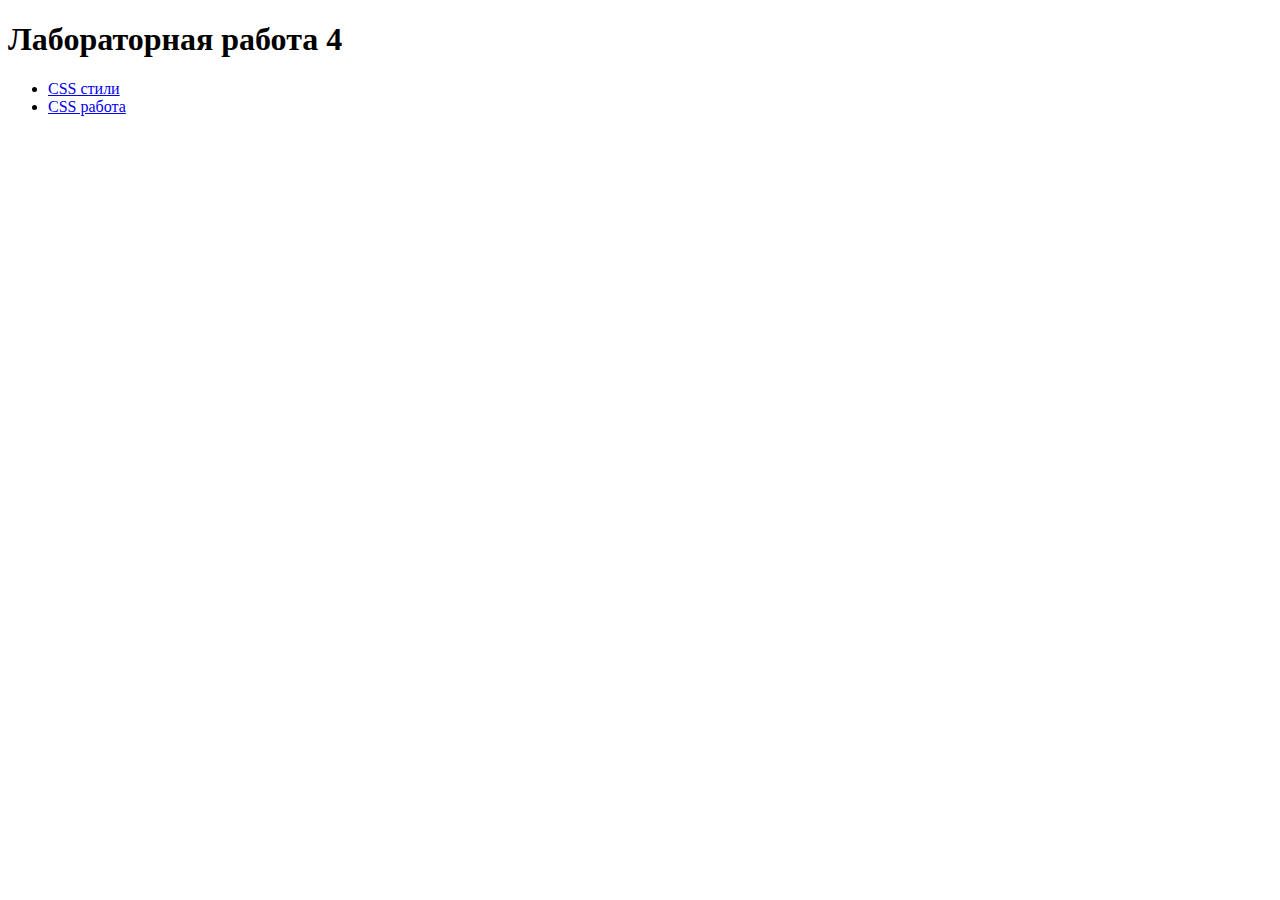
<file: index.html>
<!DOCTYPE html>
<html lang="ru">
<head>
    <meta charset="UTF-8">
    <title>Лаба 4 - CSS</title>
</head>
<body>
    <h1>Лабораторная работа 4</h1>
    <ul>
        <li><a href="food.css">CSS стили</a></li>
        <li><a href="лаба4(css).html">CSS работа</a></li>
    </ul>
</body>
</html>
</file>
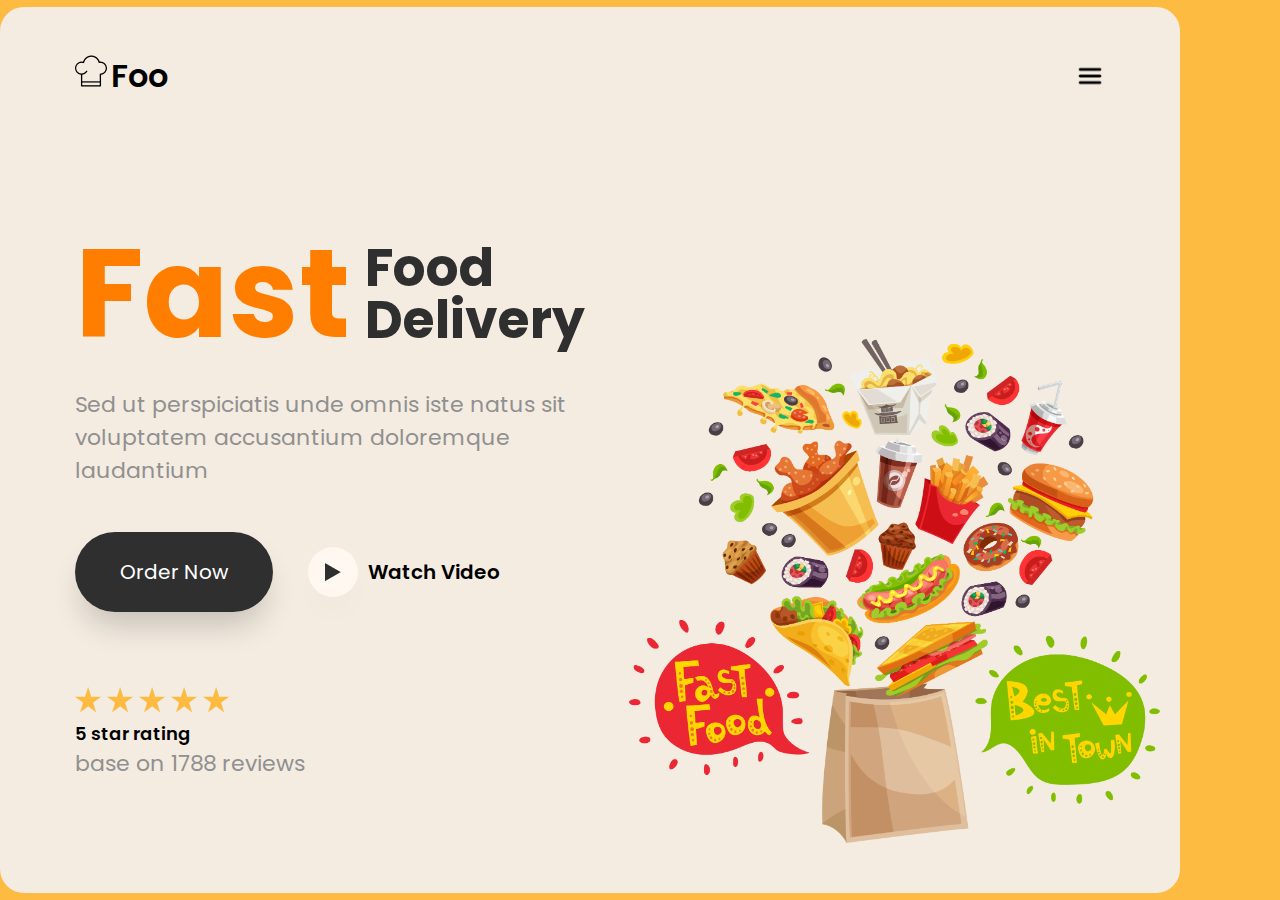
<file: лаба4(css).html>
<!DOCTYPE html>
<html lang="en">
<head>
    <meta charset="UTF-8">
    <meta name="viewport" content="width=device-width, initial-scale=1.0">
    <title></title>
    <link rel="stylesheet" href="лаба4(стили).css">
</head>
<body>
    <div class="container">
        <div class="header">
            <div class="logotip">
                <img src="icons/chef.png" />
                <span>Foo</span>
            </div>

            <div class="nav">
                <ul>
                    <li><a href="#">Home</a></li>
                    <li><a href="#">Menu</a></li>
                    <li><a href="#">Contact</a></li>
                    <li><a href="#">Shop</a></li>
                </ul>
            </div>

            <div class="search">
                <div class="search-icon">
                    <img src="icons/Vector.svg" />
                </div>

                <input type="text" placeholder="Search" />
                <div class="basket-icon">
                    <img src="icons/Vector.png" />
                    <div class="count-goods">2</div>
                </div>
            </div>

            <div class="burgermenu">
                <img src="icons/burger.png" alt="" />
            </div>
        </div>

        <div class="content">
            <div class="fastfood">
                <div class="fast">Fast</div>
                <div class="food">
                    Food <br />
                    Delivery
                </div>
            </div>

            <div class="description">
                Sed ut perspiciatis unde omnis iste natus sit voluptatem accusantium
                doloremque laudantium
            </div>

            <div class="buttons">
                <div class="group">
                    <div class="ordernow">Order Now</div>
                </div>
                <div class="group">
                    <div class="watch">
                        <div class="watch-image">
                            <img src="icons/Polygon 1.png" />
                        </div>
                        <div class="video">Watch Video</div>
                    </div>
                </div>
            </div>

            <div class="rating">
                <div>
                    <img src="icons/star.png" />
                    <img src="icons/star.png" />
                    <img src="icons/star.png" />
                    <img src="icons/star.png" />
                    <img src="icons/star.png" />
                </div>

                <div class="five">5 star rating</div>

                <div class="description">base on 1788 reviews</div>
            </div>
        </div>

        <div class="image-background">
            <img src="images/img.png" alt="">
        </div>
    </div>
</body>
</html>
</file>
<file: лаба4(стили).css>
@import url('https://fonts.googleapis.com/css2?family=Poppins:wght@100;200;300;400;500;600;700;800;900&display=swap');

* {
  padding: 0;
  margin: 0;
  box-sizing: border-box;
}

html,
body {
  width: 96%;
  height: 100%;
}

body {
    display: flex;
    align-items: center;
    background: #febb41;
    justify-content: center;
    font-family: "Poppins";
}

.container {
    width: 1511px;
    height: 886px;
    border-radius: 24px;
    padding: 45px 75px;
    position: relative;
    background: #F4ECE1;
}

.header {
    display: flex;
    align-items: center;
    justify-content: space-between;
}

.logotip img {
    width: 32px;
    height: 32px;
}

.logotip span {
    font-weight: 600;
    font-size: 32px;
}

.nav ul {
    display: flex;
    list-style: none;
}

.nav a {
    padding: 20px;
    font-size: 22px;
    color: black;
    text-decoration: none;
}

.search {
    display: flex;
    background: #fff9f01a;
    border-radius: 30px;
    padding: 10px;
    box-shadow: 0px 12px 40px -16px #0000001A;
}

    .search input {
        background: #fff9f01a;
        border: none;
        width: 200px;
        border-right: 1px solid #948c8c4f;
    }

        .search input::placeholder {
            font-size: 22px;
            color: black;
        }

    .search .search-icon {
        padding-left: 25px;
        padding-right: 10px;
    }

        .search .search-icon img {
            width: 15px;
        }

    .search .basket-icon {
        position: relative;
        display: flex;
        padding: 0 15px 0 10px;
        align-items: center;
    }

        .search .basket-icon img {
            width: 15px;
        }

    .search .count-goods {
        color: white;
        width: 12px;
        height: 12px;
        display: flex;
        justify-content: center;
        font-size: 8px;
        border-radius: 50%;
        background: #ec2633;
        position: absolute;
        left: 60%;
        top: -20%;
        box-shadow: 0px 2px 23px 1px #ff3334b8;
    }

.content {
    margin-top: 100px;
}

.fastfood {
    display: flex;
    flex-wrap: wrap;
    align-items: center;
}

    .fastfood .fast {
        color: #ff7e00;
        font-size: 125px;
        font-weight: bold;
    }

    .fastfood .food {
        margin-left: 15px;
        width: 251px;
        font-weight: bold;
        font-size: 52px;
        line-height: 1;
        color: #2f2f2f;
    }

.content .description {
    width: 568px;
    color: #909090;
    font-size: 22px;
}

.content .buttons {
    display: flex;
    font-size: 20px;
    margin-top: 45px;
}

.content .group {
    margin-right: 20px;
}

    .content .group .ordernow {
        padding: 25px 45px;
        background: #2f2f2f;
        border-radius: 84px;
        color: white;
        box-shadow: 0px 20px 32px -8px #00000033;
    }

    .content .group .watch {
        display: flex;
        align-items: center;
        font-weight: 600;
        padding: 15px;
    }

    .content .group .watch-image {
        width: 50px;
        height: 50px;
        display: flex;
        align-items: center;
        border-radius: 50%;
        justify-content: center;
        background: #fff8f0;
        box-shadow: 0px 20px 36px -16px #0000001a;
        margin-right: 10px;
    }

.content .group {
    margin-right: 20px;
}

.rating {
    margin-top: 75px;
    font-size: 18px;
}

    .rating .five {
        font-weight: 600;
    }

.container .image-background img {
    width: 45%;
    position: absolute;
    right: 20px;
    bottom: 50px;
    z-index: 0;
}

.burgermenu {
    display: none;
    width: 30px;
    height: 30px;
}

@media (max-width: 900px) {
    body {
        overflow-x: hidden;
    }

    .container {
        height: 90%;
    }

    .content {
        margin-top: 25px;
    }

        .content .fastfood .fast {
            line-height: 1;
            font-size: 100px;
        }

        .content .fastfood .food {
            margin-left: 0;
            font-size: 36px;
            margin-left: 10px;
        }

        .content .fastfood {
            margin-bottom: 35px;
        }

        .content > .description {
            width: 450px;
        }

        .content .buttons {
            flex-wrap: wrap;
            width: 250px;
        }

            .content .buttons .group {
                margin-bottom: 15px;
            }

                .content .buttons .group:last-child {
                    margin-bottom: 0;
                }

    .container .image-background img {
        display: none;
    }
}

@media (max-width: 1300px) {
    .nav,
    .search {
        display: none;
    }

    .content {
        position: relative;
    }

    .burgermenu {
        display: flex;
    }
}
</file>
